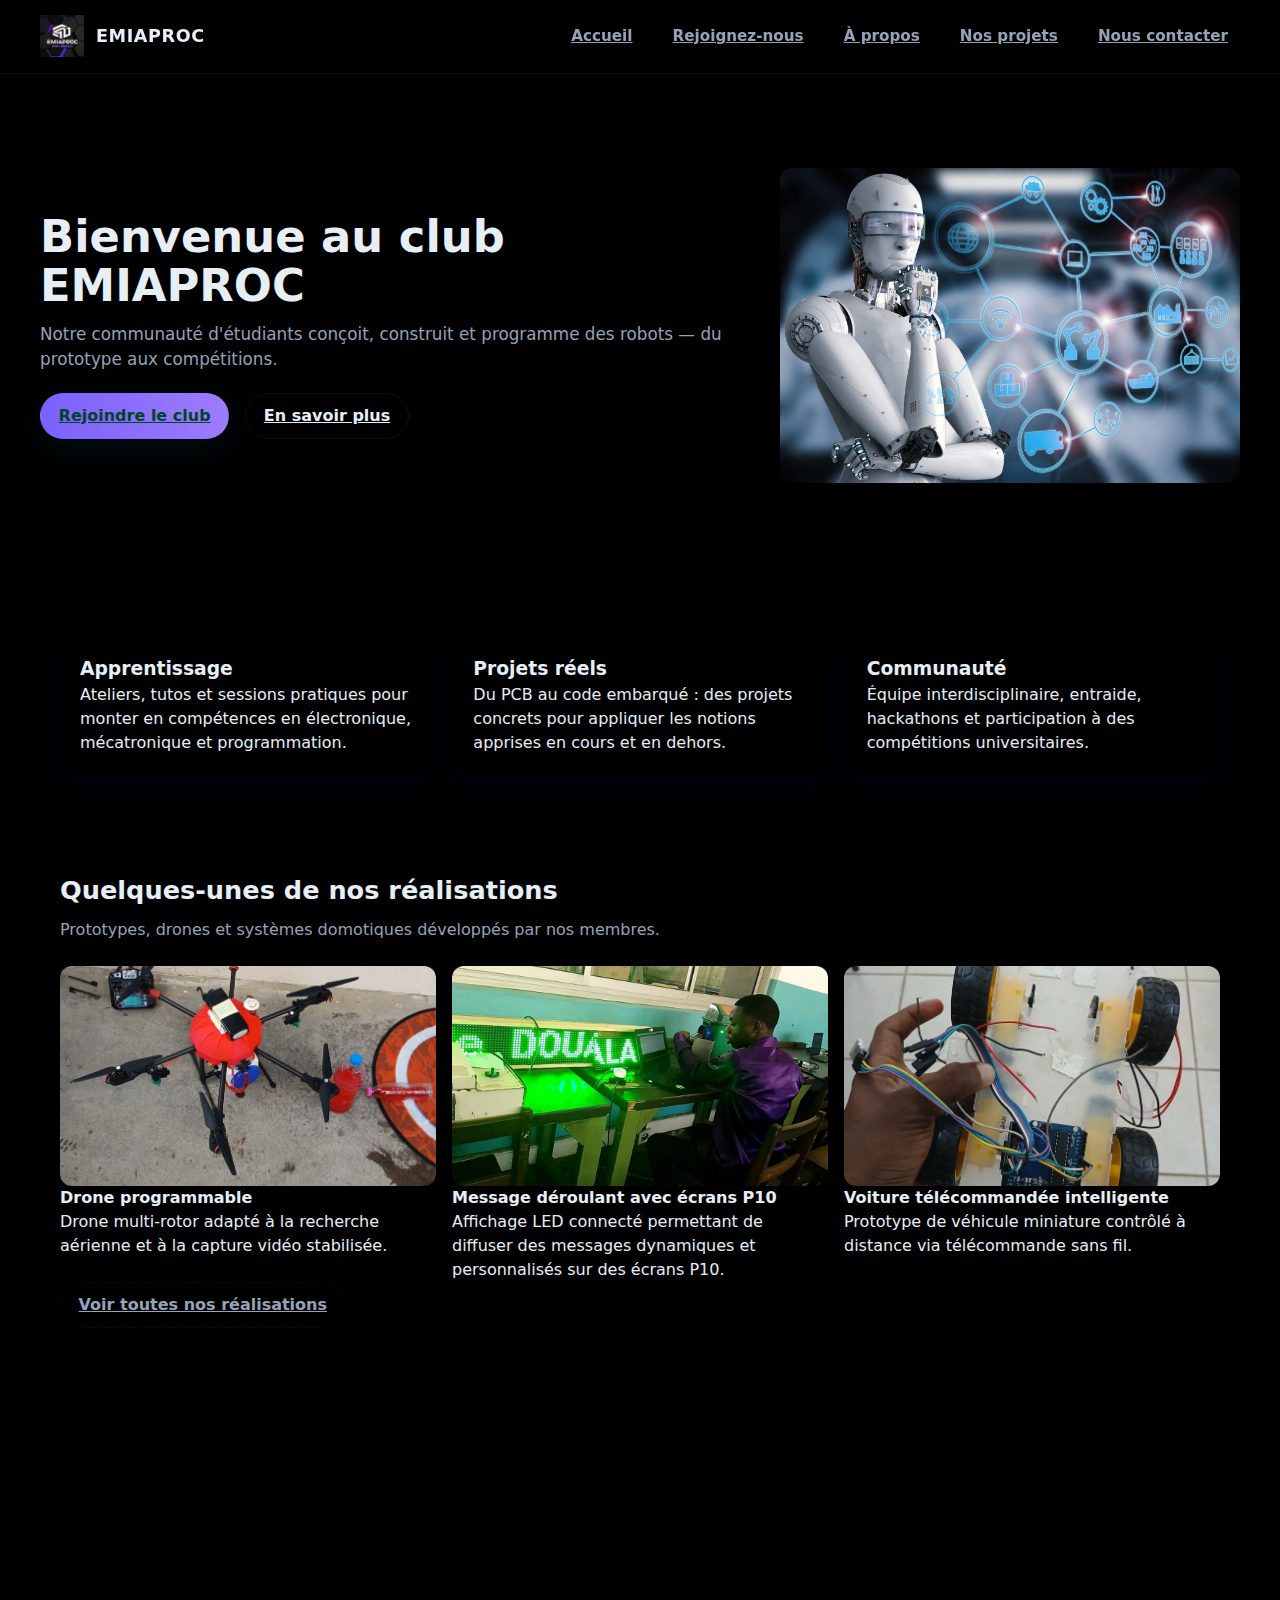
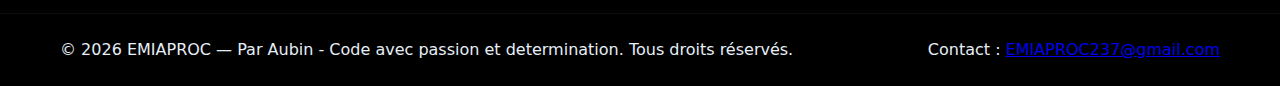
<file: index.HTML>
<!doctype html>
<html lang="fr">
<head>
  <meta charset="utf-8" />
  <meta name="viewport" content="width=device-width, initial-scale=1" />
  <title>EMIAPROC — Club Robotique IUT</title>
  <meta name="description" content="EMIAPROC — Club de robotique de l'IUT. Projets, ateliers, équipe et recrutement." />
  <link rel="stylesheet" href="style.css" />
  <link rel="icon" href="assets/Logo2.jpg">
</head>
<body>
  <header id="header" class="site-header">
    <div class="container header-inner">
      <a class="brand" href="index.html">
        <img id="logo-img" src="assets/Logo.jpg" alt="Logo EMIAPROC" />
        <span class="brand-text">EMIAPROC</span>
      </a>

      <button class="nav-toggle" aria-expanded="false" aria-label="Ouvrir le menu">
        <span></span><span></span><span></span>
      </button>

      <nav class="nav" id="mainNav">
        <ul class="nav-list">
          <li><a class="nav-link" href="index.html">Accueil</a></li>
          <li><a class="nav-link" href="rejoignez-nous.html">Rejoignez-nous</a></li>
          <li><a class="nav-link" href="apropos.html">À propos</a></li>
          <li><a class="nav-link" href="projets.html">Nos projets</a></li>
          <li><a class="nav-link" href="contact.html">Nous contacter</a></li>
        </ul>
      </nav>
    </div>
  </header>

  <main>
    <!-- Hero -->
    <section class="hero">
      <div class="hero-bg"></div>
      <div class="container hero-inner">
        <div class="hero-text">
          <h1>Bienvenue au club EMIAPROC</h1>
          <p class="lead">Notre communauté d'étudiants conçoit, construit et programme des robots — du prototype aux compétitions.</p>
          <div class="hero-ctas">
            <a class="btn btn-primary" href="rejoignez-nous.html">Rejoindre le club</a>
            <a class="btn btn-ghost" href="apropos.html">En savoir plus</a>
          </div>
        </div>

        <div class="hero-media">
          <img src="assets/Robots.jpg" alt="Robot EMIAPROC" />
        </div>
      </div>
    </section>

    <!-- Quick intro / Values -->
    <section class="section section-cards">
      <div class="container">
        <div class="cards-grid">
          <article class="card">
            <div class="card-icon"></div>
            <h3>Apprentissage</h3>
            <p>Ateliers, tutos et sessions pratiques pour monter en compétences en électronique, mécatronique et programmation.</p>
          </article>

          <article class="card">
            <div class="card-icon"></div>
            <h3>Projets réels</h3>
            <p>Du PCB au code embarqué : des projets concrets pour appliquer les notions apprises en cours et en dehors.</p>
          </article>

          <article class="card">
            <div class="card-icon"></div>
            <h3>Communauté</h3>
            <p>Équipe interdisciplinaire, entraide, hackathons et participation à des compétitions universitaires.</p>
          </article>
        </div>
      </div>
    </section>

    <!-- Featured projects preview -->
    <section class="section section-projects-preview">
      <div class="container">
        <h2 class="section-title">Quelques-unes de nos réalisations</h2>
        <p class="section-sub">Prototypes, drones et systèmes domotiques développés par nos membres.</p>

        <div class="projects-preview-grid">
          <div class="project-thumb">
            <img src="assets/Drone.jpg" alt="Robot autonome" />
            <h4>Drone programmable</h4>
            <p>Drone multi-rotor adapté à la recherche aérienne et à la capture vidéo stabilisée.</p>
          </div>

          <div class="project-thumb">
            <img src="assets/Ami_Brondon.jpg" alt="Système domotique" />
            <h4>Message déroulant avec écrans P10</h4>
            <p>Affichage LED connecté permettant de diffuser des messages dynamiques et personnalisés sur des écrans P10.</p>
          </div>

          <div class="project-thumb">
            <img src="assets/Mini_Voiture.jpg" alt="Drone" />
            <h4>Voiture télécommandée intelligente</h4>
            <p>Prototype de véhicule miniature contrôlé à distance via télécommande sans fil.</p>
          </div>
        </div>

        <div class="more-link">
          <a class="btn btn-outline" href="apropos.html#realisations">Voir toutes nos réalisations</a>
        </div>
      </div>
    </section>

    <!-- Call to action / join -->
    <section class="section section-cta">
      <div class="container cta-inner">
        <div>
          <h2>Prêt·e à participer ?</h2>
          <p>Que tu sois débutant·e ou expérimenté·e, apporte tes idées et apprends avec nous.</p>
        </div>
        <div>
          <a class="btn btn-primary" href="rejoignez-nous.html">S'inscrire</a>
        </div>
      </div>
    </section>
  </main>

  <footer class="site-footer">
    <div class="container footer-inner">
      <div class="footer-left">
        <p>&copy; <span id="year"></span> EMIAPROC — Par Aubin - Code avec passion et determination. Tous droits réservés.</p>
      </div>
      <div class="footer-right">
        <p>Contact : <a href="mailto:EMIAPROC237@gmail.com">EMIAPROC237@gmail.com</a></p>
      </div>
    </div>
  </footer>

  <script src="script.js"></script>
</body>
</html>
</file>
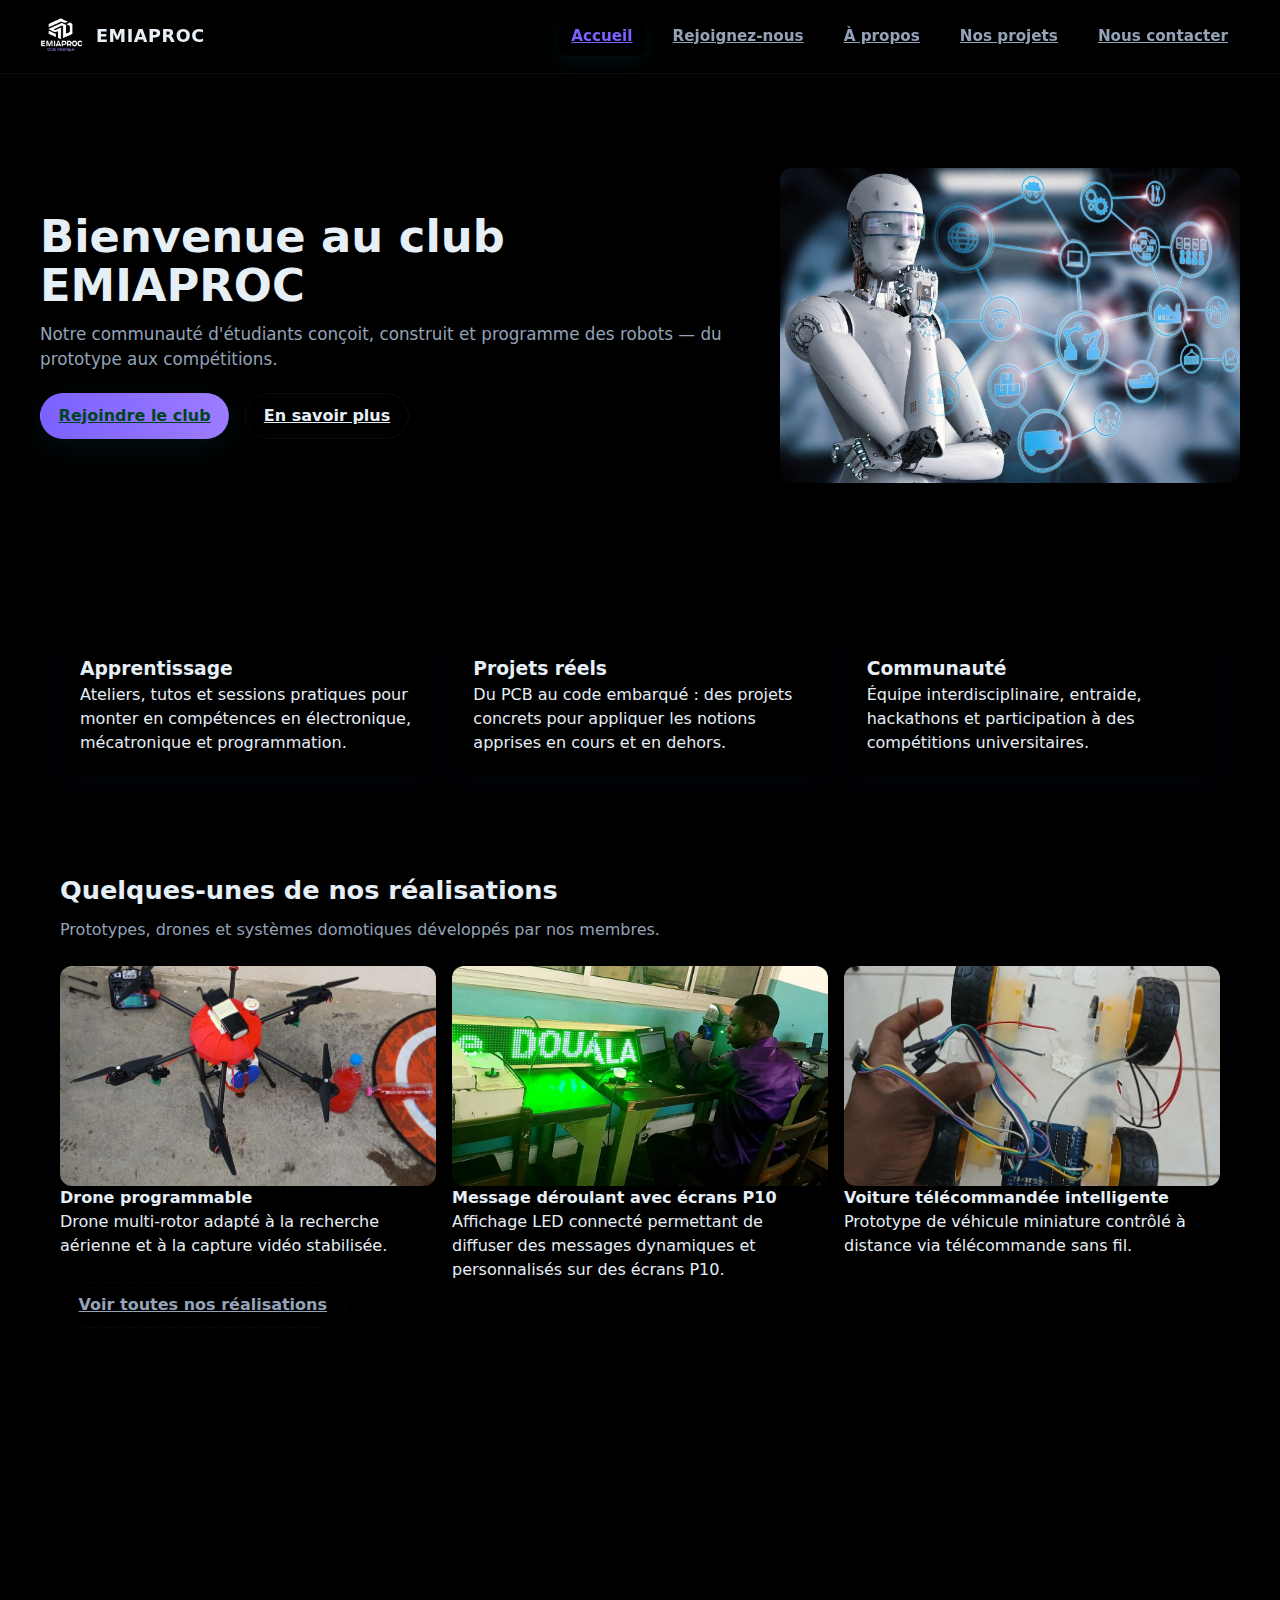
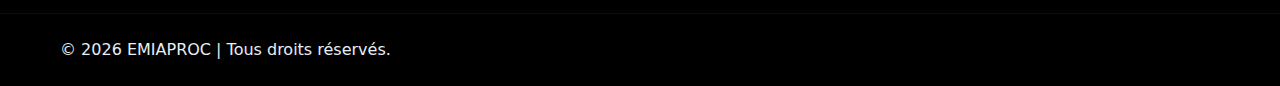
<file: index.html>
<!DOCTYPE html>
<html lang="fr">
  <head>
    <meta charset="utf-8" />
    <meta name="viewport" content="width=device-width, initial-scale=1" />
    <title>EMIAPROC — Club Robotique IUT</title>
    <meta
      name="description"
      content="EMIAPROC — Club de robotique de l'IUT. Projets, ateliers, équipe et recrutement."
    />
    <link rel="stylesheet" href="style.css" />
    <link rel="shortcut icon" href="assets/Logo2.jpg" type="image/x-icon" />
  </head>
  <body>
    <header id="header" class="site-header">
      <div class="container header-inner">
        <a class="brand" href="index.html">
          <img id="logo-img" src="assets/Logo2.jpg" alt="Logo EMIAPROC" />
          <span class="brand-text">EMIAPROC</span>
        </a>

        <button
          class="nav-toggle"
          aria-expanded="false"
          aria-label="Ouvrir le menu"
        >
          <span></span><span></span><span></span>
        </button>

        <nav class="nav" id="mainNav">
          <ul class="nav-list">
            <li><a class="nav-link" href="index.html">Accueil</a></li>
            <li>
              <a class="nav-link" href="rejoignez-nous.html">Rejoignez-nous</a>
            </li>
            <li><a class="nav-link" href="apropos.html">À propos</a></li>
            <li><a class="nav-link" href="projets.html">Nos projets</a></li>
            <li><a class="nav-link" href="contact.html">Nous contacter</a></li>
          </ul>
        </nav>
      </div>
    </header>

    <main>
      <!-- Hero -->
      <section class="hero">
        <div class="hero-bg"></div>
        <div class="container hero-inner">
          <div class="hero-text">
            <h1>Bienvenue au club EMIAPROC</h1>
            <p class="lead">
              Notre communauté d'étudiants conçoit, construit et programme des
              robots — du prototype aux compétitions.
            </p>
            <div class="hero-ctas">
              <a class="btn btn-primary" href="rejoignez-nous.html"
                >Rejoindre le club</a
              >
              <a class="btn btn-ghost" href="apropos.html">En savoir plus</a>
            </div>
          </div>

          <div class="hero-media">
            <img src="assets/Robots.jpg" alt="Robot EMIAPROC" />
          </div>
        </div>
      </section>

      <!-- Quick intro / Values -->
      <section class="section section-cards">
        <div class="container">
          <div class="cards-grid">
            <article class="card">
              <div class="card-icon"></div>
              <h3>Apprentissage</h3>
              <p>
                Ateliers, tutos et sessions pratiques pour monter en compétences
                en électronique, mécatronique et programmation.
              </p>
            </article>
            <!-- Quick intro / Values -->

            <article class="card">
              <div class="card-icon"></div>
              <h3>Projets réels</h3>
              <p>
                Du PCB au code embarqué : des projets concrets pour appliquer
                les notions apprises en cours et en dehors.
              </p>
            </article>

            <article class="card">
              <div class="card-icon"></div>
              <h3>Communauté</h3>
              <p>
                Équipe interdisciplinaire, entraide, hackathons et participation
                à des compétitions universitaires.
              </p>
            </article>
          </div>
        </div>
      </section>

      <!-- Featured projects preview -->
      <section class="section section-projects-preview">
        <div class="container">
          <h2 class="section-title">Quelques-unes de nos réalisations</h2>
          <p class="section-sub">
            Prototypes, drones et systèmes domotiques développés par nos
            membres.
          </p>

          <div class="projects-preview-grid">
            <div class="project-thumb">
              <img src="assets/Drone.jpg" alt="Robot autonome" />
              <h4>Drone programmable</h4>
              <p>
                Drone multi-rotor adapté à la recherche aérienne et à la capture
                vidéo stabilisée.
              </p>
            </div>

            <div class="project-thumb">
              <img src="assets/Ami_Brondon.jpg" alt="Système domotique" />
              <h4>Message déroulant avec écrans P10</h4>
              <p>
                Affichage LED connecté permettant de diffuser des messages
                dynamiques et personnalisés sur des écrans P10.
              </p>
            </div>

            <div class="project-thumb">
              <img src="assets/Mini_Voiture.jpg" alt="Drone" />
              <h4>Voiture télécommandée intelligente</h4>
              <p>
                Prototype de véhicule miniature contrôlé à distance via
                télécommande sans fil.
              </p>
            </div>
          </div>

          <div class="more-link">
            <a class="btn btn-outline" href="apropos.html#realisations"
              >Voir toutes nos réalisations</a
            >
          </div>
        </div>
      </section>

      <!-- Call to action / join -->
      <section class="section section-cta">
        <div class="container cta-inner">
          <div>
            <h2>Prêt à participer ?</h2>
            <p>
              Que tu sois débutant ou expérimenté, apporte tes idées et apprends
              avec nous.
            </p>
          </div>
          <div>
            <a class="btn btn-primary" href="rejoignez-nous.html">S'inscrire</a>
          </div>
        </div>
      </section>
    </main>

    <footer class="site-footer">
      <div class="container footer-inner">
        <div class="footer-left">
          <p>&copy; <span id="year"></span> EMIAPROC | Tous droits réservés.</p>
        </div>
      </div>
    </footer>

    <script src="script.js"></script>
  </body>
</html>
</file>
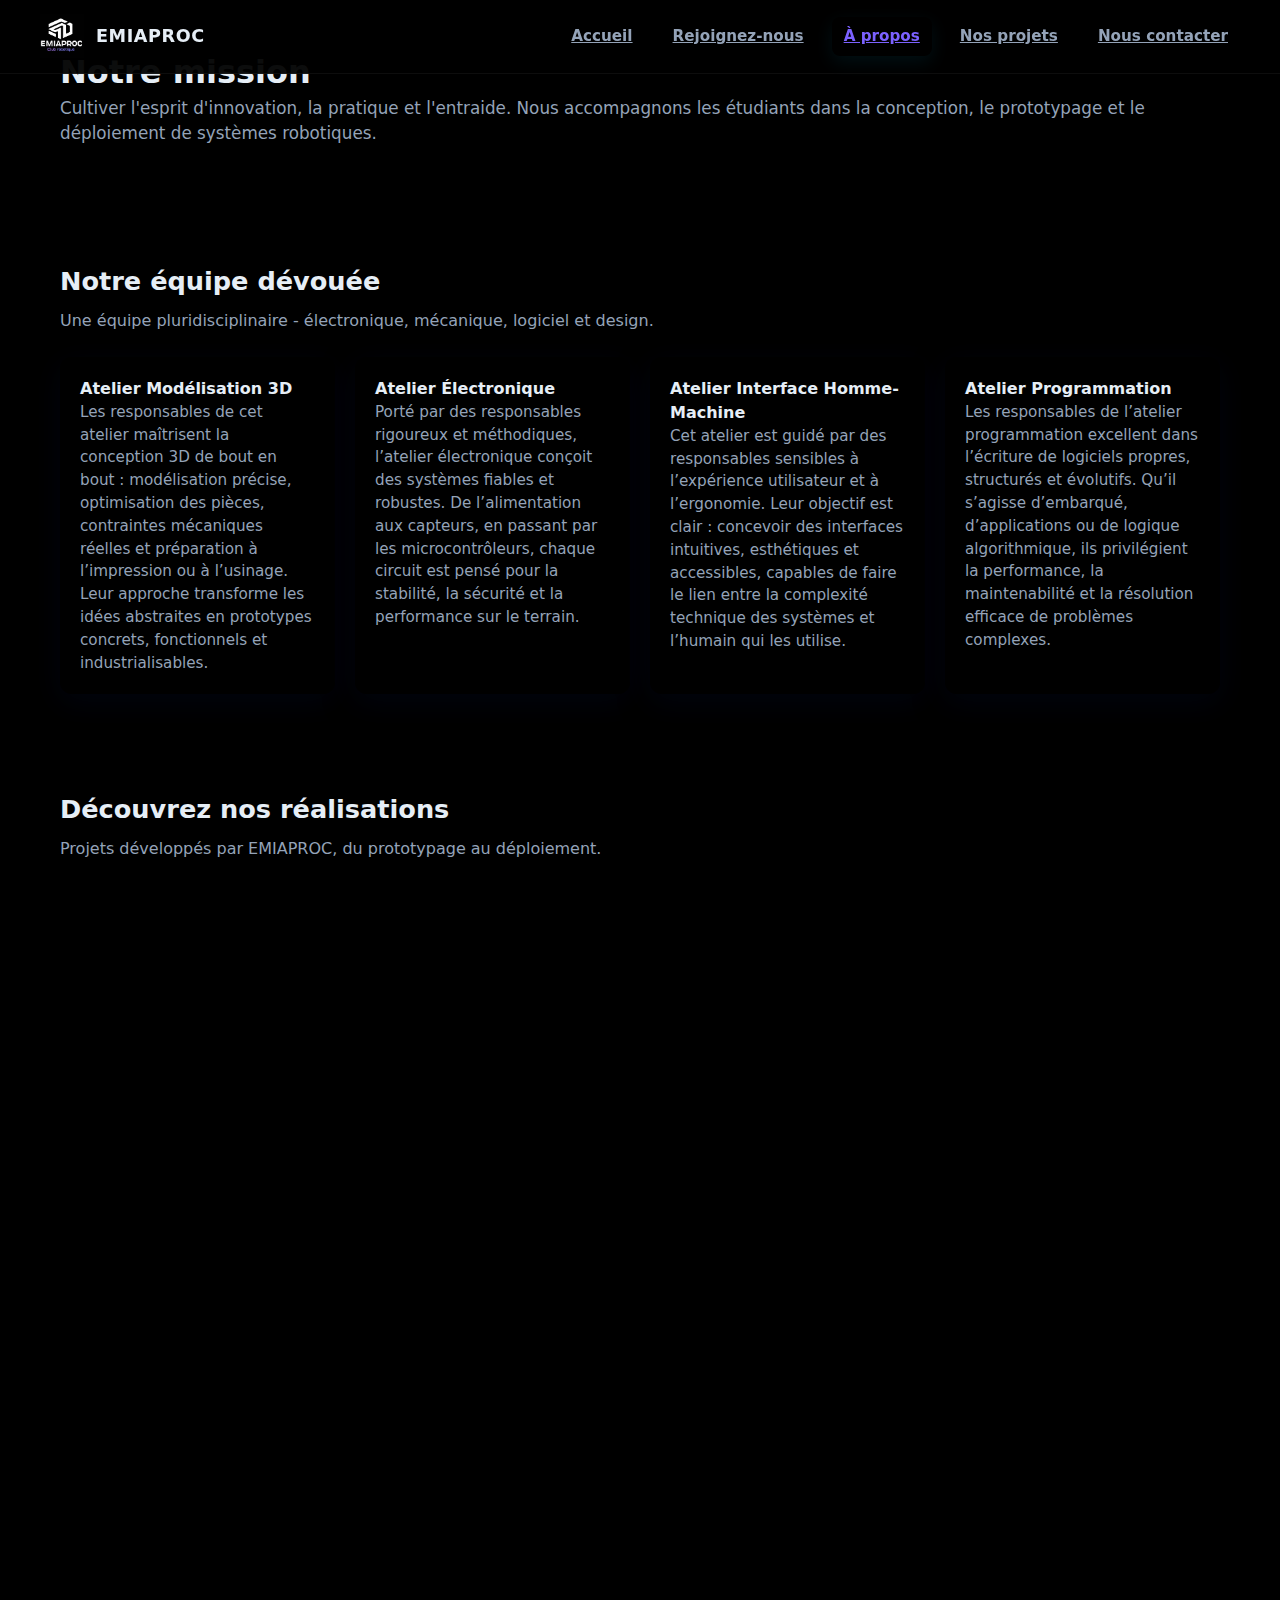
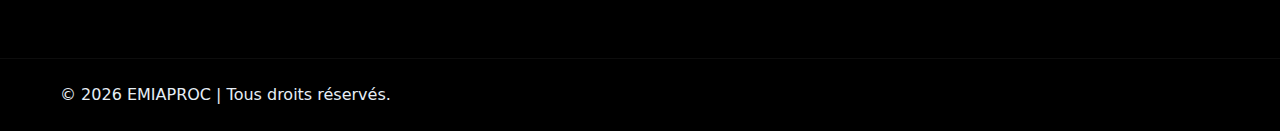
<file: apropos.html>
<!DOCTYPE html>
<html lang="fr">
  <head>
    <meta charset="utf-8" />
    <meta name="viewport" content="width=device-width, initial-scale=1" />
    <title>À propos — EMIAPROC</title>
    <meta
      name="description"
      content="À propos du club EMIAPROC — équipe, mission et réalisations."
    />
    <link rel="stylesheet" href="style.css" />
    <link rel="icon" href="assets/Logo2.jpg" />
  </head>
  <body>
    <header id="header" class="site-header">
      <div class="container header-inner">
        <a class="brand" href="index.html">
          <img id="logo-img" src="assets/Logo2.jpg" alt="Logo EMIAPROC" />
          <span class="brand-text">EMIAPROC</span>
        </a>

        <button
          class="nav-toggle"
          aria-expanded="false"
          aria-label="Ouvrir le menu"
        >
          <span></span><span></span><span></span>
        </button>

        <nav class="nav" id="mainNav">
          <ul class="nav-list">
            <li><a class="nav-link" href="index.html">Accueil</a></li>
            <li>
              <a class="nav-link" href="rejoignez-nous.html">Rejoignez-nous</a>
            </li>
            <li><a class="nav-link active" href="apropos.html">À propos</a></li>
            <li><a class="nav-link" href="projets.html">Nos projets</a></li>
            <li><a class="nav-link" href="contact.html">Nous contacter</a></li>
          </ul>
        </nav>
      </div>
    </header>

    <main>
      <section class="section section-intro-dark">
        <div class="container">
          <h1>Notre mission</h1>
          <p class="lead">
            Cultiver l'esprit d'innovation, la pratique et l'entraide. Nous
            accompagnons les étudiants dans la conception, le prototypage et le
            déploiement de systèmes robotiques.
          </p>
        </div>
      </section>

      <!-- Team -->
      <section class="section">
        <div class="container">
          <h2 class="section-title">Notre équipe dévouée</h2>
          <p class="section-sub">
            Une équipe pluridisciplinaire - électronique, mécanique, logiciel et
            design.
          </p>

          <div class="team-grid">
            <div class="team-card">
              <h4>Atelier Modélisation 3D</h4>
              <p class="muted">
                Les responsables de cet atelier maîtrisent la conception 3D de
                bout en bout : modélisation précise, optimisation des pièces,
                contraintes mécaniques réelles et préparation à l’impression ou
                à l’usinage. Leur approche transforme les idées abstraites en
                prototypes concrets, fonctionnels et industrialisables.
              </p>
            </div>

            <div class="team-card">
              <h4>Atelier Électronique</h4>
              <p class="muted">
                Porté par des responsables rigoureux et méthodiques, l’atelier
                électronique conçoit des systèmes fiables et robustes. De
                l’alimentation aux capteurs, en passant par les
                microcontrôleurs, chaque circuit est pensé pour la stabilité, la
                sécurité et la performance sur le terrain.
              </p>
            </div>

            <div class="team-card">
              <h4>Atelier Interface Homme-Machine</h4>
              <p class="muted">
                Cet atelier est guidé par des responsables sensibles à
                l’expérience utilisateur et à l’ergonomie. Leur objectif est
                clair : concevoir des interfaces intuitives, esthétiques et
                accessibles, capables de faire le lien entre la complexité
                technique des systèmes et l’humain qui les utilise.
              </p>
            </div>

            <div class="team-card">
              <h4>Atelier Programmation</h4>
              <p class="muted">
                Les responsables de l’atelier programmation excellent dans
                l’écriture de logiciels propres, structurés et évolutifs. Qu’il
                s’agisse d’embarqué, d’applications ou de logique algorithmique,
                ils privilégient la performance, la maintenabilité et la
                résolution efficace de problèmes complexes.
              </p>
            </div>
          </div>
        </div>
      </section>

      <!-- Réalisations -->
      <section id="realisations" class="section section-projects">
        <div class="container">
          <h2 class="section-title">Découvrez nos réalisations</h2>
          <p class="section-sub">
            Projets développés par EMIAPROC, du prototypage au déploiement.
          </p>

          <div class="projects-grid">
            <article class="project-card">
              <img src="assets/Drone.jpg" alt="Robot autonome — réalisation" />
              <div class="project-body">
                <h4>Drone programmable</h4>
                <p>
                  Drone multi-rotor adapté à la recherche aérienne et à la
                  capture vidéo stabilisée.
                </p>
              </div>
            </article>

            <article class="project-card">
              <img
                src="assets/Ami_Brondon.jpg"
                alt="Système domotique — réalisation"
              />
              <div class="project-body">
                <h4>Message déroulant avec écrans P10</h4>
                <p>
                  Affichage LED connecté permettant de diffuser des messages
                  dynamiques et personnalisés sur des écrans P10.
                </p>
              </div>
            </article>

            <article class="project-card">
              <img
                src="assets/Mini_Voiture.jpg"
                alt="Drone programmable — réalisation"
              />
              <div class="project-body">
                <h4>Voiture télécommandée intelligente</h4>
                <p>
                  Prototype de véhicule miniature contrôlé à distance via
                  télécommande sans fil.
                </p>
              </div>
            </article>

            <article class="project-card">
              <img
                src="assets/Photo_caisse.jpg"
                alt="Bras robotisé — réalisation"
              />
              <div class="project-body">
                <h4>Drone transporteur de plantes</h4>
                <p>
                  Conception d’un modèle 3D de drone capable de transporter et
                  déposer des plantes de manière autonome, alliant technologie
                  aérienne et respect de l’environnement.
                </p>
              </div>
            </article>

            <article class="project-card">
              <img
                src="assets/Application.jpg"
                alt="Plateforme IoT — réalisation"
              />
              <div class="project-body">
                <h4>Application de contrôle des robots</h4>
                <p>
                  Développement d’une application mobile intuitive permettant de
                  piloter et superviser nos robots en temps réel.
                </p>
              </div>
            </article>

            <article class="project-card">
              <img
                src="assets/Bras.jpg"
                alt="Rover tout-terrain — réalisation"
              />
              <div class="project-body">
                <h4>Bras robotisé</h4>
                <p>
                  Système de manipulation pour tâches répétitives avec contrôle
                  PID et rétroaction capteurs.
                </p>
              </div>
            </article>
          </div>
        </div>
      </section>
    </main>

    <footer class="site-footer">
      <div class="container footer-inner">
        <div class="footer-left">
          <p>
            &copy; <span id="year-3"></span> EMIAPROC | Tous droits réservés.
          </p>
        </div>
      </div>
    </footer>

    <script src="script.js"></script>
  </body>
</html>
</file>
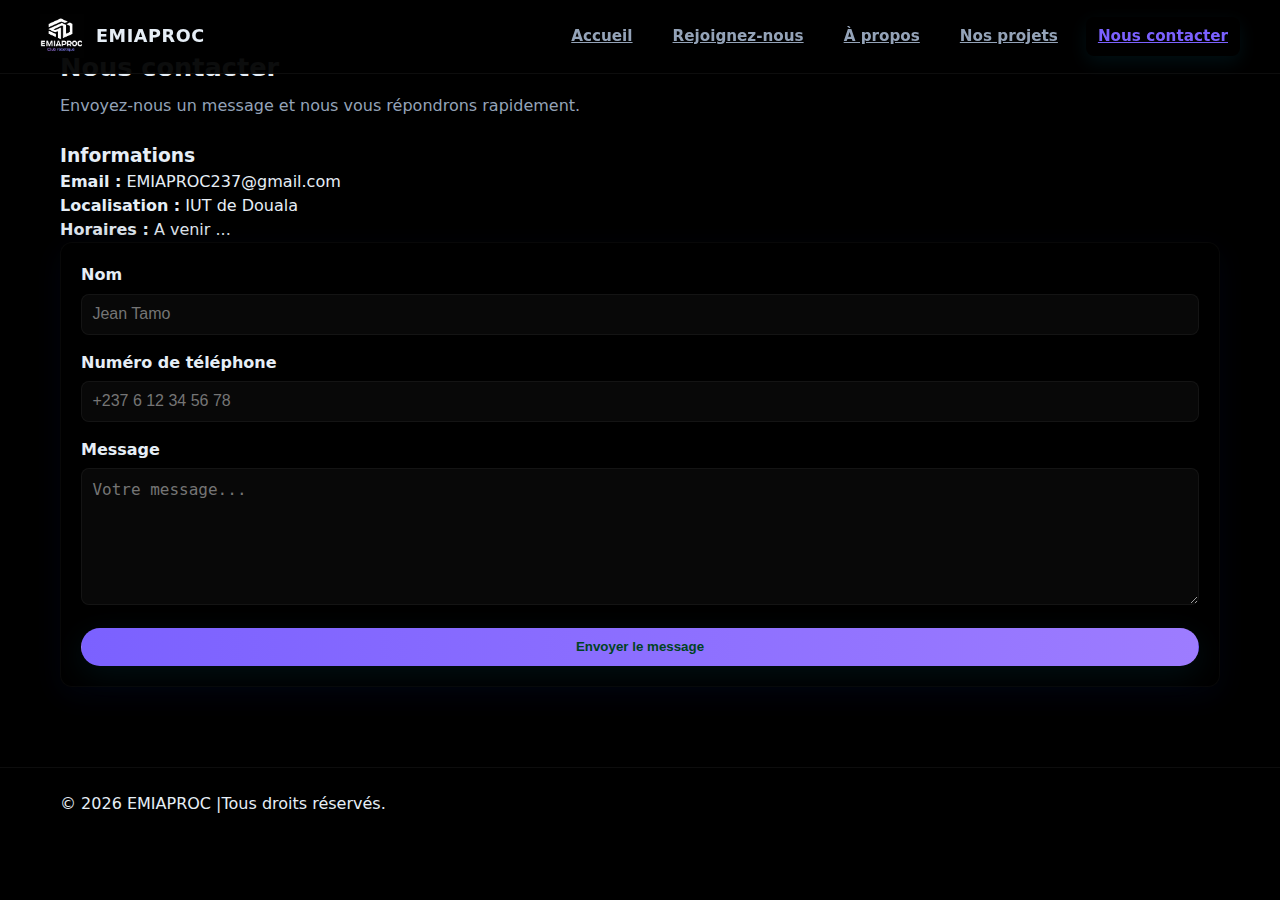
<file: contact.html>
<!DOCTYPE html>
<html lang="fr">
  <head>
    <meta charset="utf-8" />
    <meta name="viewport" content="width=device-width, initial-scale=1" />
    <title>Contact — EMIAPROC</title>
    <meta
      name="description"
      content="Contactez le club EMIAPROC — informations et formulaire."
    />
    <link rel="stylesheet" href="style.css" />
    <link rel="icon" href="assets/Logo2.jpg" />
  </head>
  <body>
    <header id="header" class="site-header">
      <div class="container header-inner">
        <a class="brand" href="index.html">
          <img id="logo-img" src="assets/Logo2.jpg" alt="Logo EMIAPROC" />
          <span class="brand-text">EMIAPROC</span>
        </a>

        <button
          class="nav-toggle"
          aria-expanded="false"
          aria-label="Ouvrir le menu"
        >
          <span></span><span></span><span></span>
        </button>

        <nav class="nav" id="mainNav">
          <ul class="nav-list">
            <li><a class="nav-link" href="index.html">Accueil</a></li>
            <li>
              <a class="nav-link" href="rejoignez-nous.html">Rejoignez-nous</a>
            </li>
            <li><a class="nav-link" href="apropos.html">À propos</a></li>
            <li><a class="nav-link" href="projets.html">Nos projets</a></li>
            <li>
              <a class="nav-link active" href="contact.html">Nous contacter</a>
            </li>
          </ul>
        </nav>
      </div>
    </header>

    <main>
      <section class="section section-hero-light">
        <div class="container">
          <h1 class="section-title">Nous contacter</h1>
          <p class="section-sub">
            Envoyez-nous un message et nous vous répondrons rapidement.
          </p>

          <div class="contact-grid">
            <div class="contact-info">
              <h3>Informations</h3>
              <p><strong>Email :</strong> EMIAPROC237@gmail.com</p>
              <p><strong>Localisation :</strong> IUT de Douala</p>
              <p><strong>Horaires :</strong> A venir ...</p>
            </div>

            <form id="contactForm" class="card form-card" novalidate>
              <div class="form-group">
                <label for="cname">Nom</label>
                <input
                  id="cname"
                  name="cname"
                  type="text"
                  required
                  placeholder="Jean Tamo"
                />
              </div>

              <div class="form-group">
                <label for="cemail">Numéro de téléphone</label>
                <input
                  id="phone"
                  name="phone"
                  type="tel"
                  required
                  placeholder="+237 6 12 34 56 78"
                />
              </div>

              <div class="form-group">
                <label for="cmessage">Message</label>
                <textarea
                  id="cmessage"
                  name="cmessage"
                  rows="6"
                  required
                  placeholder="Votre message..."
                ></textarea>
              </div>

              <button
                type="button"
                class="btn btn-primary btn-block"
                onclick="sendContactToWhatsApp()"
              >
                Envoyer le message
              </button>
              <p
                class="muted success-msg"
                id="contactSuccess"
                aria-live="polite"
                hidden
              >
                Merci ! Votre message a bien été envoyé.
              </p>
              <script>
                function sendContactToWhatsApp() {
                  const name = document.getElementById("cname").value;
                  const phone = document.getElementById("phone").value;
                  const message = document.getElementById("cmessage").value;

                  if (!name || !phone || !message) {
                    alert("Veuillez remplir tous les champs.");
                    return;
                  }

                  const text =
                    `*Message de contact EMIAPROC*%0A%0A` +
                    `👤 Nom : ${name}%0A` +
                    `📞 Téléphone : ${phone}%0A%0A` +
                    `💬 Message : ${message}`;

                  const whatsappNumber = "237683935457"; // 🔴 remplace par TON numéro WhatsApp
                  const url = `https://wa.me/${whatsappNumber}?text=${text}`;

                  window.open(url, "_blank");
                }
              </script>
            </form>
          </div>
        </div>
      </section>
    </main>

    <footer class="site-footer">
      <div class="container footer-inner">
        <div class="footer-left">
          <p>
            &copy; <span id="year-5"></span> EMIAPROC |Tous droits réservés.
          </p>
        </div>
      </div>
    </footer>

    <script src="script.js"></script>
  </body>
</html>
</file>
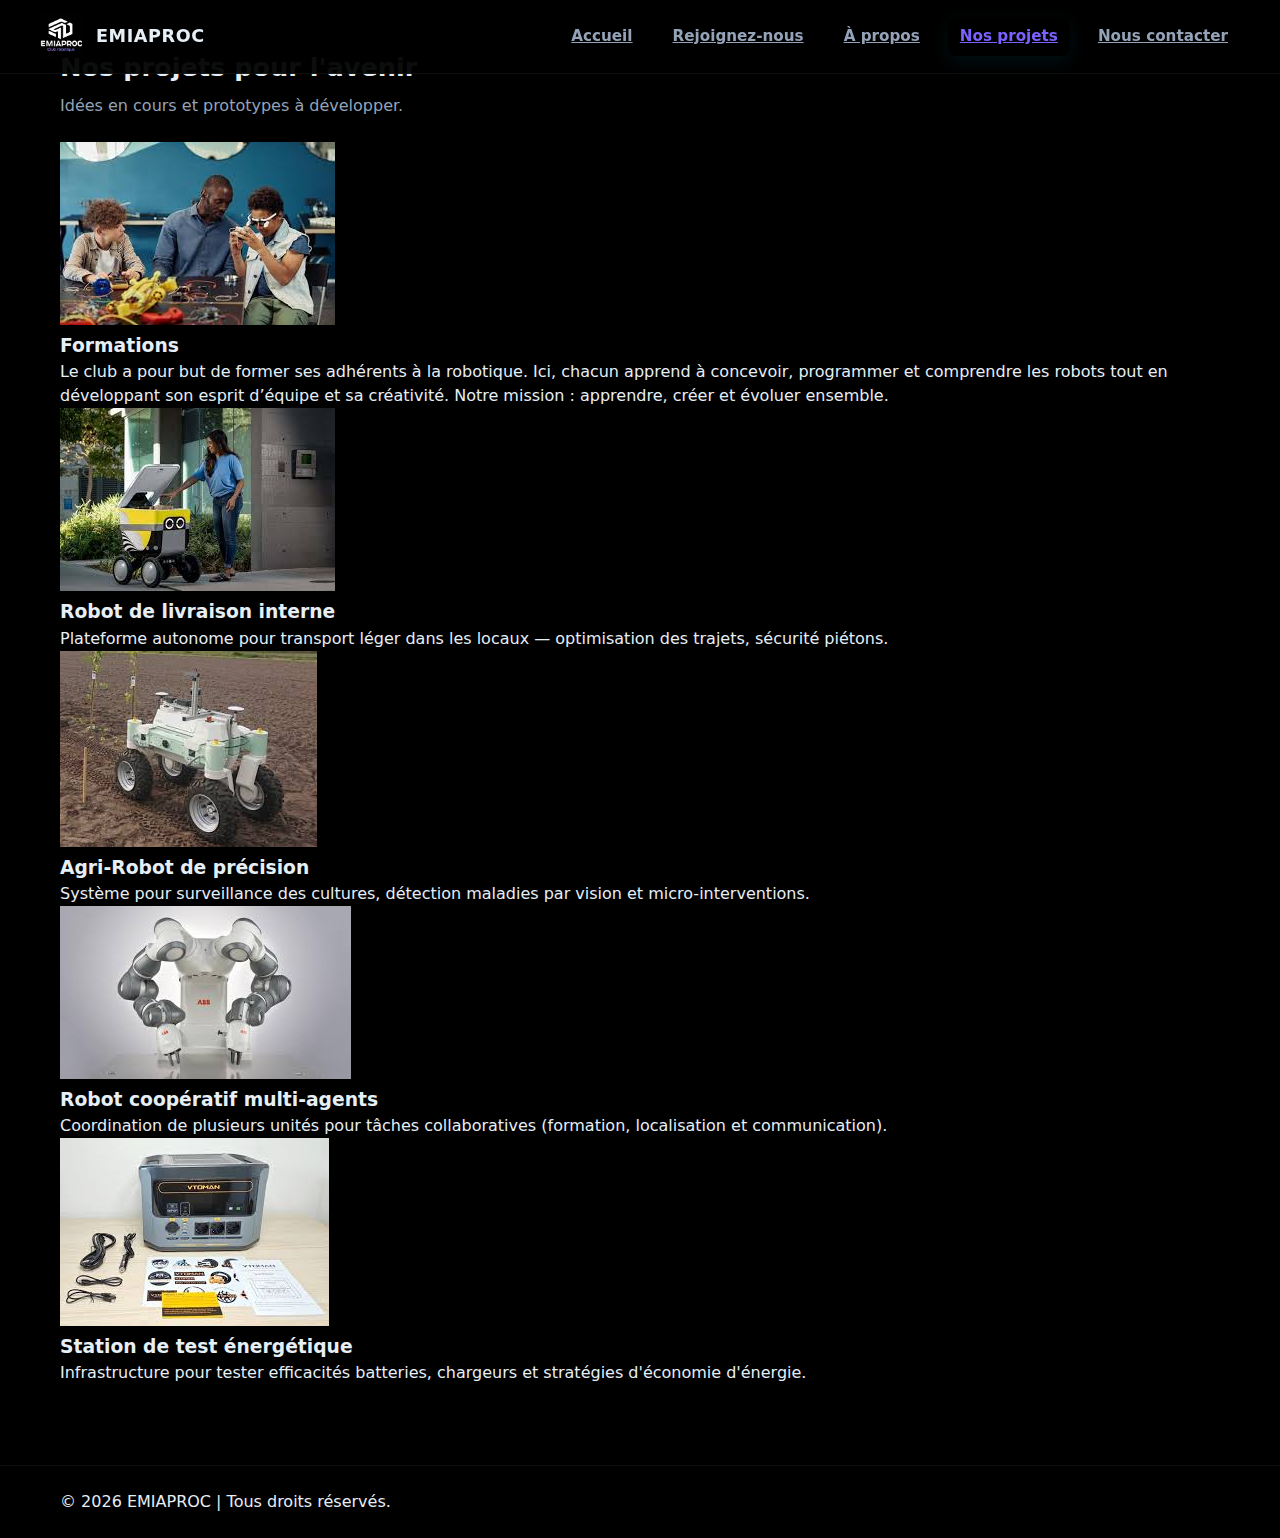
<file: projets.html>
<!DOCTYPE html>
<html lang="fr">
  <head>
    <meta charset="utf-8" />
    <meta name="viewport" content="width=device-width, initial-scale=1" />
    <title>Nos projets — EMIAPROC</title>
    <meta
      name="description"
      content="Projets futurs et idées du club EMIAPROC."
    />
    <link rel="stylesheet" href="style.css" />
    <link rel="icon" href="assets/Logo2.jpg" />
  </head>
  <body>
    <header id="header" class="site-header">
      <div class="container header-inner">
        <a class="brand" href="index.html">
          <img id="logo-img" src="assets/Logo2.jpg" alt="Logo EMIAPROC" />
          <span class="brand-text">EMIAPROC</span>
        </a>

        <button
          class="nav-toggle"
          aria-expanded="false"
          aria-label="Ouvrir le menu"
        >
          <span></span><span></span><span></span>
        </button>

        <nav class="nav" id="mainNav">
          <ul class="nav-list">
            <li><a class="nav-link" href="index.html">Accueil</a></li>
            <li>
              <a class="nav-link" href="rejoignez-nous.html">Rejoignez-nous</a>
            </li>
            <li><a class="nav-link" href="apropos.html">À propos</a></li>
            <li>
              <a class="nav-link active" href="projets.html">Nos projets</a>
            </li>
            <li><a class="nav-link" href="contact.html">Nous contacter</a></li>
          </ul>
        </nav>
      </div>
    </header>

    <main>
      <section class="section section-hero-light">
        <div class="container">
          <h1 class="section-title">Nos projets pour l'avenir</h1>
          <p class="section-sub">Idées en cours et prototypes à développer.</p>

          <div class="projects-list">
            <article class="project-list-item">
              <div class="project-thumb">
                <img
                  src="assets/Formation.jpg"
                  alt="Projet: Robot de livraison"
                />
              </div>
              <div class="project-content">
                <h3>Formations</h3>
                <p>
                  Le club a pour but de former ses adhérents à la robotique.
                  Ici, chacun apprend à concevoir, programmer et comprendre les
                  robots tout en développant son esprit d’équipe et sa
                  créativité. Notre mission : apprendre, créer et évoluer
                  ensemble.
                </p>
              </div>
            </article>

            <article class="project-list-item">
              <div class="project-thumb">
                <img
                  src="assets/Livraison.jpeg"
                  alt="Projet: Robot de livraison"
                />
              </div>
              <div class="project-content">
                <h3>Robot de livraison interne</h3>
                <p>
                  Plateforme autonome pour transport léger dans les locaux —
                  optimisation des trajets, sécurité piétons.
                </p>
              </div>
            </article>

            <article class="project-list-item">
              <div class="project-thumb">
                <img src="assets/Abrit robot.jpeg" alt="Projet: AGRI-ROBOT" />
              </div>
              <div class="project-content">
                <h3>Agri-Robot de précision</h3>
                <p>
                  Système pour surveillance des cultures, détection maladies par
                  vision et micro-interventions.
                </p>
              </div>
            </article>

            <article class="project-list-item">
              <div class="project-thumb">
                <img
                  src="assets/Cooperatif.jpeg"
                  alt="Projet: Robot coopératif"
                />
              </div>
              <div class="project-content">
                <h3>Robot coopératif multi-agents</h3>
                <p>
                  Coordination de plusieurs unités pour tâches collaboratives
                  (formation, localisation et communication).
                </p>
              </div>
            </article>

            <article class="project-list-item">
              <div class="project-thumb">
                <img
                  src="assets/Station.jpeg"
                  alt="Projet: Station de test énergétique"
                />
              </div>
              <div class="project-content">
                <h3>Station de test énergétique</h3>
                <p>
                  Infrastructure pour tester efficacités batteries, chargeurs et
                  stratégies d'économie d'énergie.
                </p>
              </div>
            </article>
          </div>
        </div>
      </section>
    </main>

    <footer class="site-footer">
      <div class="container footer-inner">
        <div class="footer-left">
          <p>
            &copy; <span id="year-4"></span> EMIAPROC | Tous droits réservés.
          </p>
        </div>
      </div>
    </footer>

    <script src="script.js"></script>
  </body>
</html>
</file>
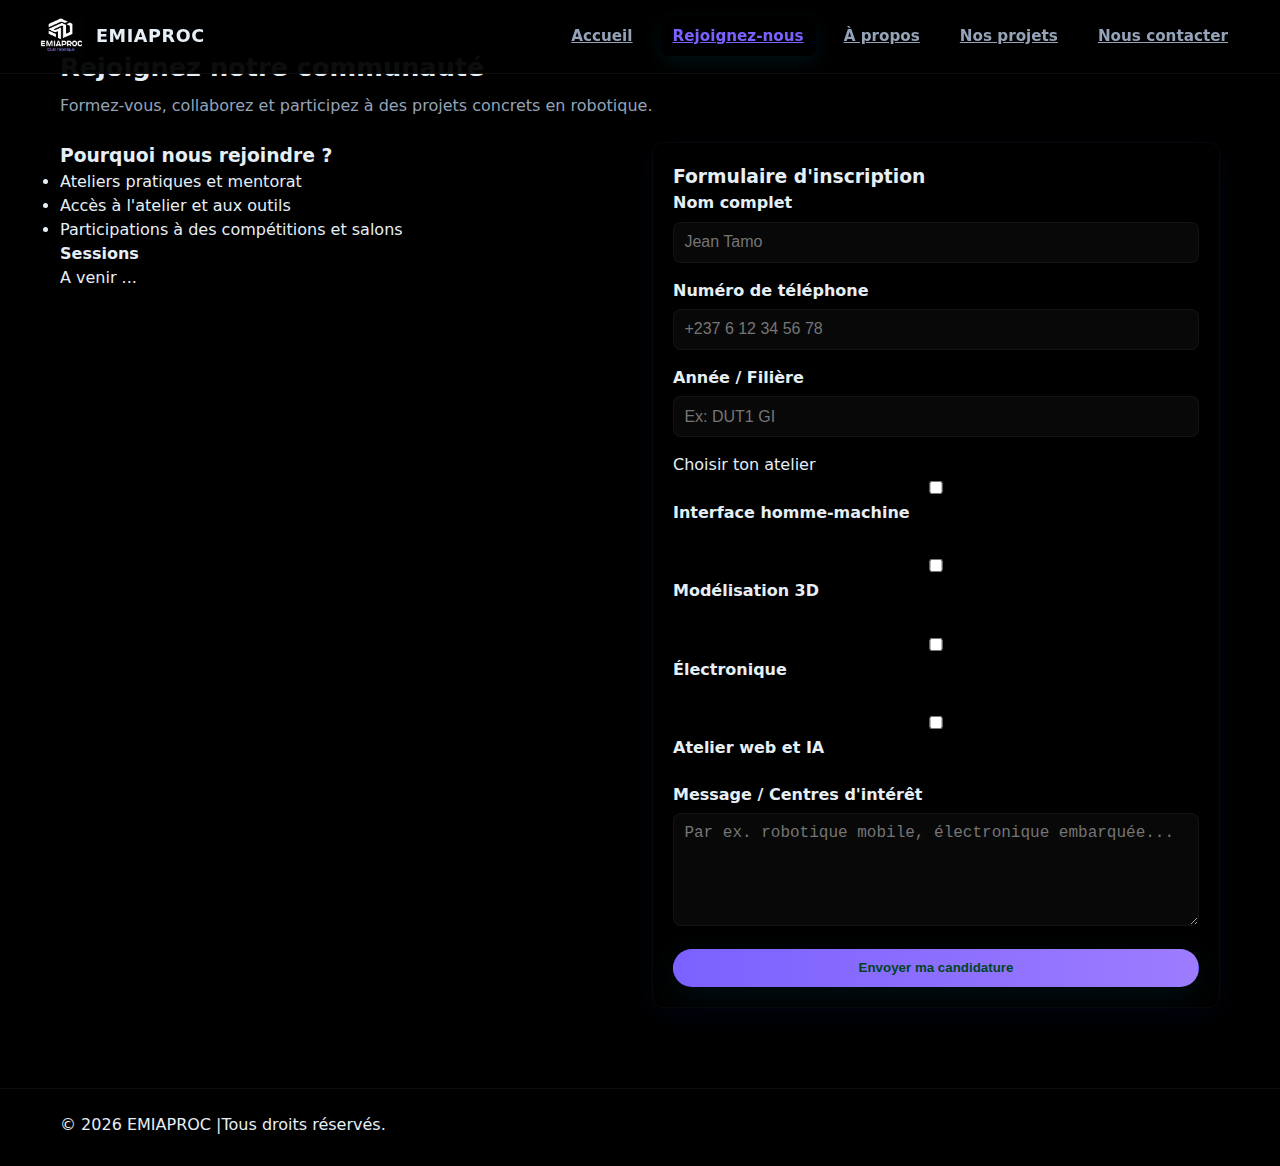
<file: rejoignez-nous.html>
<!DOCTYPE html>
<html lang="fr">
  <head>
    <meta charset="utf-8" />
    <meta name="viewport" content="width=device-width, initial-scale=1" />
    <title>Rejoignez-nous — EMIAPROC</title>
    <meta
      name="description"
      content="Formulaire de recrutement du club EMIAPROC. Rejoignez notre communauté de robotique."
    />
    <link rel="stylesheet" href="style.css" />
    <link rel="icon" href="assets/Logo2.jpg" />
  </head>
  <body>
    <header id="header" class="site-header">
      <div class="container header-inner">
        <a class="brand" href="index.html">
          <img id="logo-img" src="assets/Logo2.jpg" alt="Logo EMIAPROC" />
          <span class="brand-text">EMIAPROC</span>
        </a>

        <button
          class="nav-toggle"
          aria-expanded="false"
          aria-label="Ouvrir le menu"
        >
          <span></span><span></span><span></span>
        </button>

        <nav class="nav" id="mainNav">
          <ul class="nav-list">
            <li><a class="nav-link" href="index.html">Accueil</a></li>
            <li>
              <a class="nav-link active" href="rejoignez-nous.html"
                >Rejoignez-nous</a
              >
            </li>
            <li><a class="nav-link" href="apropos.html">À propos</a></li>
            <li><a class="nav-link" href="projets.html">Nos projets</a></li>
            <li><a class="nav-link" href="contact.html">Nous contacter</a></li>
          </ul>
        </nav>
      </div>
    </header>

    <main>
      <section class="section section-hero-light">
        <div class="container">
          <h1 class="section-title">Rejoignez notre communauté</h1>
          <p class="section-sub">
            Formez-vous, collaborez et participez à des projets concrets en
            robotique.
          </p>

          <div class="form-layout">
            <aside class="form-info">
              <h3>Pourquoi nous rejoindre ?</h3>
              <ul>
                <li>Ateliers pratiques et mentorat</li>
                <li>Accès à l'atelier et aux outils</li>
                <li>Participations à des compétitions et salons</li>
              </ul>

              <h4>Sessions</h4>
              <p>A venir ...</p>
            </aside>

            <form id="joinForm" class="card form-card" novalidate>
              <h3>Formulaire d'inscription</h3>

              <div class="form-group">
                <label for="fullName">Nom complet</label>
                <input
                  id="fullName"
                  name="fullName"
                  type="text"
                  required
                  placeholder="Jean Tamo"
                />
              </div>

              <!-- Nouveau champ téléphone -->
              <div class="form-group">
                <label for="phone">Numéro de téléphone</label>
                <input
                  id="phone"
                  name="phone"
                  type="tel"
                  required
                  placeholder="+237 6 12 34 56 78"
                />
              </div>

              <div class="form-group">
                <label for="year">Année / Filière</label>
                <input
                  id="year"
                  name="year"
                  type="text"
                  placeholder="Ex: DUT1 GI"
                />
              </div>

              <!-- Choix de l'atelier -->
              <div class="form-group">
                <fieldset style="border: none; padding: 0; margin: 0">
                  <legend>Choisir ton atelier</legend>

                  <label>
                    <input
                      type="checkbox"
                      name="atelier[]"
                      value="Interface homme machine"
                    />
                    Interface homme-machine </label
                  ><br />

                  <label>
                    <input
                      type="checkbox"
                      name="atelier[]"
                      value="Modélisation 3D"
                    />
                    Modélisation 3D </label
                  ><br />

                  <label>
                    <input
                      type="checkbox"
                      name="atelier[]"
                      value="Électronique"
                    />
                    Électronique </label
                  ><br />

                  <label>
                    <input
                      type="checkbox"
                      name="atelier[]"
                      value="Atelier web et IA"
                    />
                    Atelier web et IA
                  </label>
                </fieldset>
              </div>

              <div class="form-group">
                <label for="message">Message / Centres d'intérêt</label>
                <textarea
                  id="message"
                  name="message"
                  rows="5"
                  placeholder="Par ex. robotique mobile, électronique embarquée..."
                  required
                ></textarea>
              </div>

              <button
                type="button"
                class="btn btn-primary btn-block"
                onclick="sendToWhatsApp()"
              >
                Envoyer ma candidature
              </button>

              <p
                class="muted success-msg"
                id="joinSuccess"
                aria-live="polite"
                hidden
              >
                Merci ! Votre candidature a bien été enregistrée.
              </p>
              <script>
                function sendToWhatsApp() {
                  const name = document.getElementById("fullName").value;
                  const phone = document.getElementById("phone").value;
                  const year = document.getElementById("year").value;
                  const message = document.getElementById("message").value;

                  const ateliers = [];
                  document
                    .querySelectorAll('input[name="atelier[]"]:checked')
                    .forEach((el) => {
                      ateliers.push(el.value);
                    });

                  if (!name || !phone || !message || ateliers.length === 0) {
                    alert(
                      "Veuillez remplir tous les champs obligatoires et choisir au moins un atelier."
                    );
                    return;
                  }

                  const text =
                    `*Nouvelle candidature EMIAPROC*%0A%0A` +
                    `👤 Nom : ${name}%0A` +
                    `📞 Téléphone : ${phone}%0A` +
                    `🎓 Année/Filière : ${year}%0A` +
                    `🛠️ Atelier(s) : ${ateliers.join(", ")}%0A%0A` +
                    `💬 Message : ${message}`;

                  const whatsappNumber = "237683935457"; // <-- TON NUMÉRO ICI (sans + ni espaces)
                  const url = `https://wa.me/${whatsappNumber}?text=${text}`;

                  window.open(url, "_blank");
                }
              </script>
            </form>
          </div>
        </div>
      </section>
    </main>

    <footer class="site-footer">
      <div class="container footer-inner">
        <div class="footer-left">
          &copy; <span id="year-2"></span> EMIAPROC |Tous droits réservés.
        </div>
        <div class="footer-right"></div>
      </div>
    </footer>

    <script src="script.js"></script>
  </body>
</html>
</file>
<file: style.css>
:root {
  --bg: #000000; /* Noir pur */
  --card: #0f1720;
  --muted: #94a3b8;
  --text: #e6eef6;

  /* 🎨 Palette EMIAPROC violet tech */
  --accent: #7B61FF;      /* violet principal */
  --accent-2: #9D7CFF;    /* violet clair (hover, glow, gradient) */

  --glass: rgba(255, 255, 255, 0.03);
  --radius: 12px;
  --container: 1200px;
  --gap-sm: 0.75rem;
  --gap-md: 1.25rem;
  --gap-lg: 2rem;
  --transition: 0.25s ease;
  --shadow-1: 0 6px 24px rgba(0, 0, 0, 0.6);
}


/* === RESET / BASE === */
* {
  box-sizing: border-box;
  margin: 0;
  padding: 0;
}
html, body {
  height: 100%;
  scroll-behavior: smooth;
}
body {
  font-family: Inter, "Segoe UI", Roboto, system-ui, -apple-system, "Helvetica Neue", Arial;
  background: var(--bg) !important; /* fond noir fixe */
  color: var(--text);
  -webkit-font-smoothing: antialiased;
  -moz-osx-font-smoothing: grayscale;
  line-height: 1.5;
  overflow-x: hidden;
}

.container {
  max-width: var(--container);
  margin: 0 auto;
  padding: 0 1.25rem;
}

@media (max-width: 768px) {
  main {
    padding-top: 64px; /* Hauteur de la barre sur mobile */
  }
}


/* === HEADER / NAV === */
.site-header {
  position: fixed;
  left: 0;
  right: 0;
  top: 0;
  background: rgba(0, 0, 0, 0.95); /* plus de gris transparent */
  border-bottom: 1px solid rgba(255, 255, 255, 0.05);
  z-index: 1200;
  transition: box-shadow var(--transition), background var(--transition);
}
.site-header.scrolled {
  box-shadow: 0 4px 24px rgba(0, 0, 0, 0.5);
}

.header-inner {
  display: flex;
  align-items: center;
  justify-content: space-between;
  padding: .9rem 0;
}

.brand {
  display: flex;
  align-items: center;
  gap: .75rem;
  text-decoration: none;
  color: var(--text);
}
.brand img {
  width: 44px;
  height: 44px;
  object-fit: contain;
}
.brand-text {
  font-weight: 700;
  letter-spacing: .6px;
  font-size: 1.1rem;
}

.nav {
  display: flex;
}
.nav-list {
  display: flex;
  gap: 1rem;
  list-style: none;
  flex-wrap: wrap;
}
.nav-link {
  display: inline-block;
  padding: .5rem .75rem;
  border-radius: 8px;
  color: var(--muted);
  font-weight: 600;
  font-size: .95rem;
  transition: background var(--transition), color var(--transition);
}
.nav-link:hover {
  color: var(--text);
  background: rgba(255, 255, 255, 0.03);
}
.nav-link.active {
  color: var(--accent);
  box-shadow: 0 6px 18px rgba(0, 209, 255, 0.08);
}

/* === MOBILE MENU === */
.nav-toggle {
  display: none;
  background: none;
  border: 0;
  padding: .35rem;
  cursor: pointer;
}
.nav-toggle span {
  display: block;
  width: 22px;
  height: 2px;
  background: var(--text);
  margin: 4px 0;
  border-radius: 2px;
  opacity: .9;
}

.nav-mobile {
  position: fixed;
  inset: 64px 0 0 0;
  background: rgba(0, 0, 0, 0.97);
  z-index: 1150;
  padding: 1.25rem;
}
.nav-mobile .nav-list {
  display: flex;
  flex-direction: column;
  gap: .75rem;
}

/* ✅ Affiche le menu mobile */
.nav.nav-mobile {
  display: block;
}

/* === HERO === */
.hero {
  padding-top: 120px;
  padding-bottom: 3.5rem;
  position: relative;
}
.hero-bg {
  position: absolute;
  left: 0;
  right: 0;
  top: 0;
  height: 420px;
  background: none !important; /* plus de dégradé */
  filter: none !important;
  transform: none;
  z-index: 0;
}
.hero-inner {
  display: grid;
  grid-template-columns: 1fr 460px;
  gap: 2rem;
  align-items: center;
  position: relative;
  z-index: 1;
  padding: 3rem 0;
}
.hero-text h1 {
  font-size: clamp(1.9rem, 4vw, 2.8rem);
  line-height: 1.1;
  color: var(--text);
  margin-bottom: .75rem;
  animation: fadeIn 1s ease-out forwards;
}
.lead {
  color: var(--muted);
  font-size: 1.05rem;
  margin-bottom: 1.25rem;
  animation: fadeIn 1.2s ease-out forwards;
}
.hero-ctas {
  display: flex;
  flex-wrap: wrap;
  gap: 1rem;
  animation: fadeIn 1.4s ease-out forwards;
}

.btn {
  display: inline-flex;
  align-items: center;
  gap: .6rem;
  padding: .65rem 1.1rem;
  border-radius: 999px;
  font-weight: 700;
  border: 1px solid transparent;
  transition: transform .18s ease, box-shadow .18s ease;
}
.btn-primary {
  background: linear-gradient(90deg, var(--accent), var(--accent-2));
  color: #042;
  box-shadow: 0 8px 30px rgba(0, 209, 255, 0.08);
}
.btn-primary:hover {
  transform: translateY(-3px);
}
.btn-ghost {
  background: transparent;
  color: var(--text);
  border: 1px solid rgba(255, 255, 255, 0.05);
}
.btn-outline {
  border: 1px dashed rgba(255, 255, 255, 0.04);
  color: var(--muted);
}

.hero-media img {
  width: 100%;
  border-radius: 12px;
  box-shadow: var(--shadow-1);
  display: block;
  object-fit: cover;
}

/* === SECTIONS === */
.section {
  padding: 3rem 0;
  background: var(--bg);
}
.section-title {
  font-size: 1.6rem;
  margin-bottom: .5rem;
}
.section-sub {
  color: var(--muted);
  margin-bottom: 1.5rem;
}
.cards-grid,
.projects-grid,
.projects-preview-grid,
.team-grid {
  display: grid;
  gap: 1.25rem;
}
.cards-grid {
  grid-template-columns: repeat(auto-fit, minmax(260px, 1fr));
}
.projects-grid {
  grid-template-columns: repeat(auto-fit, minmax(280px, 1fr));
}
.team-grid {
  grid-template-columns: repeat(auto-fit, minmax(180px, 1fr));
}

.card,
.team-card,
.project-card {
  background: rgba(0, 0, 0, 0.6); /* fond sombre uniforme */
  padding: 1.25rem;
  border-radius: 12px;
  box-shadow: 0 8px 30px rgba(2, 6, 23, 0.6);
  transition: transform .3s ease, box-shadow .3s ease;
}
.card:hover,
.team-card:hover,
.project-card:hover {
  transform: translateY(-5px);
  box-shadow: 0 10px 36px rgba(0, 209, 255, 0.1);
}

.team-card img,
.project-card img {
  width: 100%;
  height: 160px;
  object-fit: cover;
  border-radius: 8px;
  margin-bottom: .6rem;
}

/* === CTA === */
.section-cta {
  background: var(--bg);
  border-top: 1px solid rgba(255, 255, 255, 0.05);
}
.cta-inner {
  display: flex;
  flex-wrap: wrap;
  align-items: center;
  justify-content: space-between;
  padding: 1.5rem;
  border-radius: 12px;
  gap: 1rem;
}

/* === FORMS === */
.form-layout {
  display: grid;
  grid-template-columns: repeat(auto-fit, minmax(320px, 1fr));
  gap: 1.5rem;
  margin-top: 1.5rem;
}
.form-card {
  padding: 1.25rem;
  background: rgba(0, 0, 0, 0.6);
  border-radius: 12px;
  border: 1px solid rgba(255, 255, 255, 0.03);
}
.form-group {
  margin-bottom: 1rem;
}
.form-group label {
  display: block;
  font-weight: 600;
  margin-bottom: .4rem;
  color: var(--text);
}
.form-group input,
.form-group textarea {
  width: 100%;
  padding: .65rem;
  border-radius: 8px;
  background: rgba(255, 255, 255, 0.03);
  border: 1px solid rgba(255, 255, 255, 0.05);
  color: var(--text);
  font-size: 1rem;
}
.btn-block {
  display: block;
  width: 100%;
}

/* === FOOTER === */
.site-footer {
  border-top: 1px solid rgba(255, 255, 255, 0.05);
  padding: 1.5rem 0;
  margin-top: 2rem;
  background: var(--bg);
}
.footer-inner {
  display: flex;
  flex-wrap: wrap;
  justify-content: space-between;
  align-items: center;
  gap: 1rem;
}
.muted {
  color: var(--muted);
  font-size: .95rem;
}
.success-msg {
  color: var(--accent-2);
  margin-top: .75rem;
}

/* === Grille esthétique et stable pour .projects-preview-grid === */
.projects-preview-grid {
  display: grid;
  grid-template-columns: repeat(auto-fit, minmax(220px, 1fr));
  gap: 1rem;
  align-items: start;
}

/* Images ajustées sans distorsion */
.projects-preview-grid img {
  width: 100%;
  height: 220px;
  object-fit: cover;
  border-radius: 12px;
  display: block;
  box-shadow: 0 6px 20px rgba(0, 0, 0, 0.35);
  transition: transform 0.3s ease, box-shadow 0.3s ease;
}

/* Effet au survol */
.projects-preview-grid img:hover {
  transform: scale(1.03);
  box-shadow: 0 10px 28px rgba(0, 209, 255, 0.25);
}

/* Ajustement pour mobiles : un peu plus hautes */
@media (max-width: 600px) {
  .projects-preview-grid img {
    height: 180px;
  }
}

/* === ANIMATIONS === */
@keyframes fadeIn {
  0% { opacity: 0; transform: translateY(20px); }
  100% { opacity: 1; transform: translateY(0); }
}

/* === RESPONSIVE === */
@media (max-width: 1024px) {
  .hero-inner {
    grid-template-columns: 1fr 360px;
  }
}
@media (max-width: 768px) {
  .hero-inner {
    grid-template-columns: 1fr;
    gap: 1.5rem;
  }
  .hero-media {
    order: -1;
  }
  .nav {
    display: none;
  }
  .nav-toggle {
    display: block;
  }
}
@media (max-width: 480px) {
  h1 {
    font-size: 1.8rem;
  }
  .lead {
    font-size: .95rem;
  }
  .btn {
    width: 100%;
    justify-content: center;
  }
}
</file>
